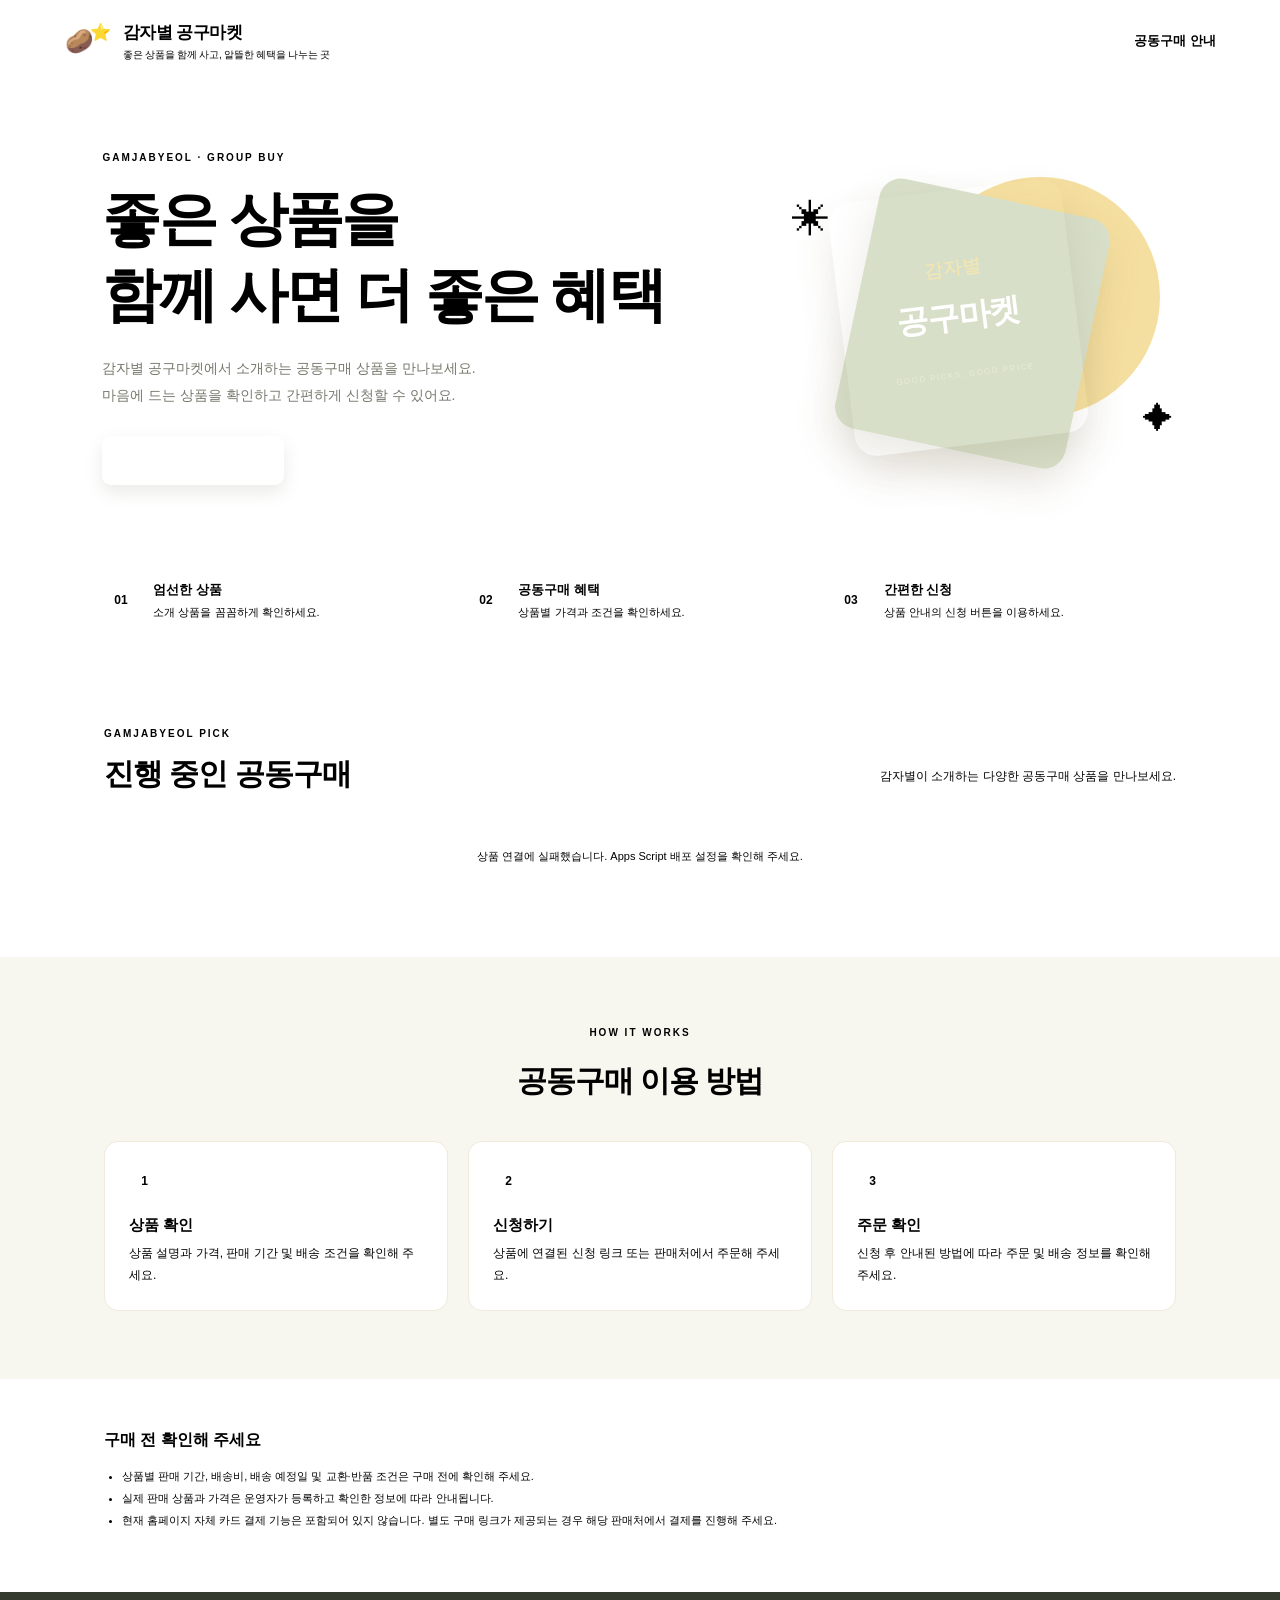
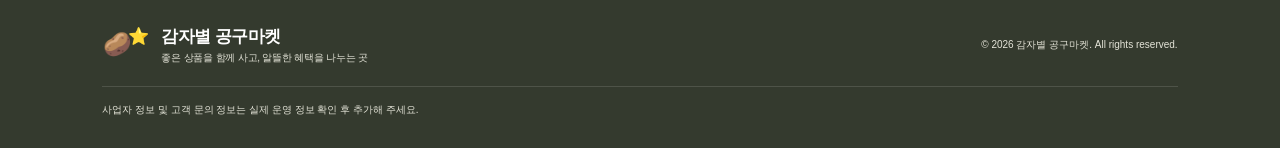
<file: index.html>
<!doctype html>
<html lang="ko">
<head>
  <meta charset="utf-8">
  <meta name="viewport" content="width=device-width, initial-scale=1">
  <meta name="theme-color" content="#fff9ed">
  <meta name="description" content="감자별 공구마켓 — 좋은 상품을 함께 사고, 알뜰한 혜택을 나누는 곳.">
  <title>감자별 공구마켓 | 공동구매</title>
  <link rel="stylesheet" href="style.css">
</head>
<body>
  <header class="site-header">
    <a class="brand" href="#" aria-label="감자별 공구마켓 홈">
      <span class="brand-mark brand-mascot" aria-hidden="true">
        <span>🥔</span><span>⭐</span>
      </span>
      <span>
        <strong>감자별 공구마켓</strong>
        <small>좋은 상품을 함께 사고, 알뜰한 혜택을 나누는 곳</small>
      </span>
    </a>
    <a class="header-link" href="#how-it-works">공동구매 안내</a>
  </header>

  <main>
    <section class="hero">
      <div class="hero-copy">
        <p class="eyebrow">GAMJABYEOL · GROUP BUY</p>
        <h1>좋은 상품을<br><span>함께 사면 더 좋은 혜택</span></h1>
        <p class="hero-description">
          감자별 공구마켓에서 소개하는 공동구매 상품을 만나보세요.<br>
          마음에 드는 상품을 확인하고 간편하게 신청할 수 있어요.
        </p>
        <a class="primary-button" href="#products">
          공동구매 상품 보기 <span aria-hidden="true">↓</span>
        </a>
      </div>

      <div class="hero-art" aria-label="감자별 공구마켓을 상징하는 그래픽" role="img">
        <div class="sun"></div>
        <div class="art-card card-back"></div>
        <div class="art-card card-front">
          <span>감자별</span>
          <strong>공구마켓</strong>
          <i>GOOD PICKS, GOOD PRICE</i>
        </div>
        <span class="spark spark-one">✳</span>
        <span class="spark spark-two">✦</span>
      </div>
    </section>

    <section class="trust-strip" aria-label="서비스 특징">
      <div>
        <span>01</span>
        <p>
          <strong>엄선한 상품</strong>
          <small>소개 상품을 꼼꼼하게 확인하세요.</small>
        </p>
      </div>
      <div>
        <span>02</span>
        <p>
          <strong>공동구매 혜택</strong>
          <small>상품별 가격과 조건을 확인하세요.</small>
        </p>
      </div>
      <div>
        <span>03</span>
        <p>
          <strong>간편한 신청</strong>
          <small>상품 안내의 신청 버튼을 이용하세요.</small>
        </p>
      </div>
    </section>

    <section class="products section-wrap" id="products">
      <div class="section-heading">
        <div>
          <p class="eyebrow">GAMJABYEOL PICK</p>
          <h2>진행 중인 공동구매</h2>
        </div>
        <p>감자별이 소개하는 다양한 공동구매 상품을 만나보세요.</p>
      </div>

      <div id="product-grid" class="product-grid" aria-live="polite">
        <article class="product-card">
          <div class="product-visual visual-one">
            <span class="product-label">공동구매</span>
            <span class="visual-icon">⭐</span>
          </div>
          <div class="product-info">
            <p class="product-category">GAMJABYEOL PICK</p>
            <h3>새로운 공동구매 상품을 준비 중이에요</h3>
            <p class="product-description">
              새로운 상품이 등록되면 이곳에서 확인할 수 있습니다.
            </p>
            <div class="price-row">
              <strong>상품 준비 중</strong>
            </div>
            <a class="secondary-button" href="#how-it-works">
              공동구매 안내 보기
            </a>
          </div>
        </article>
      </div>

      <p class="data-note" id="data-note">
        새로운 공동구매 상품이 등록되면 이곳에 소개됩니다.
      </p>
    </section>

    <section class="how-section" id="how-it-works">
      <div class="section-wrap how-inner">
        <p class="eyebrow">HOW IT WORKS</p>
        <h2>공동구매 이용 방법</h2>

        <div class="steps">
          <div>
            <span>1</span>
            <h3>상품 확인</h3>
            <p>상품 설명과 가격, 판매 기간 및 배송 조건을 확인해 주세요.</p>
          </div>
          <div>
            <span>2</span>
            <h3>신청하기</h3>
            <p>상품에 연결된 신청 링크 또는 판매처에서 주문해 주세요.</p>
          </div>
          <div>
            <span>3</span>
            <h3>주문 확인</h3>
            <p>신청 후 안내된 방법에 따라 주문 및 배송 정보를 확인해 주세요.</p>
          </div>
        </div>
      </div>
    </section>

    <section class="notice section-wrap">
      <h2>구매 전 확인해 주세요</h2>
      <ul>
        <li>상품별 판매 기간, 배송비, 배송 예정일 및 교환·반품 조건은 구매 전에 확인해 주세요.</li>
        <li>실제 판매 상품과 가격은 운영자가 등록하고 확인한 정보에 따라 안내됩니다.</li>
        <li>현재 홈페이지 자체 카드 결제 기능은 포함되어 있지 않습니다. 별도 구매 링크가 제공되는 경우 해당 판매처에서 결제를 진행해 주세요.</li>
      </ul>
    </section>
  </main>

  <footer class="site-footer">
    <div class="brand footer-brand">
      <span class="brand-mark brand-mascot" aria-hidden="true">
        <span>🥔</span><span>⭐</span>
      </span>
      <span>
        <strong>감자별 공구마켓</strong>
        <small>좋은 상품을 함께 사고, 알뜰한 혜택을 나누는 곳</small>
      </span>
    </div>
    <p>© <span id="year"></span> 감자별 공구마켓. All rights reserved.</p>
    <p class="footer-small">
      사업자 정보 및 고객 문의 정보는 실제 운영 정보 확인 후 추가해 주세요.
    </p>
  </footer>

  <script src="script.js"></script>
</body>
</html>
</file>
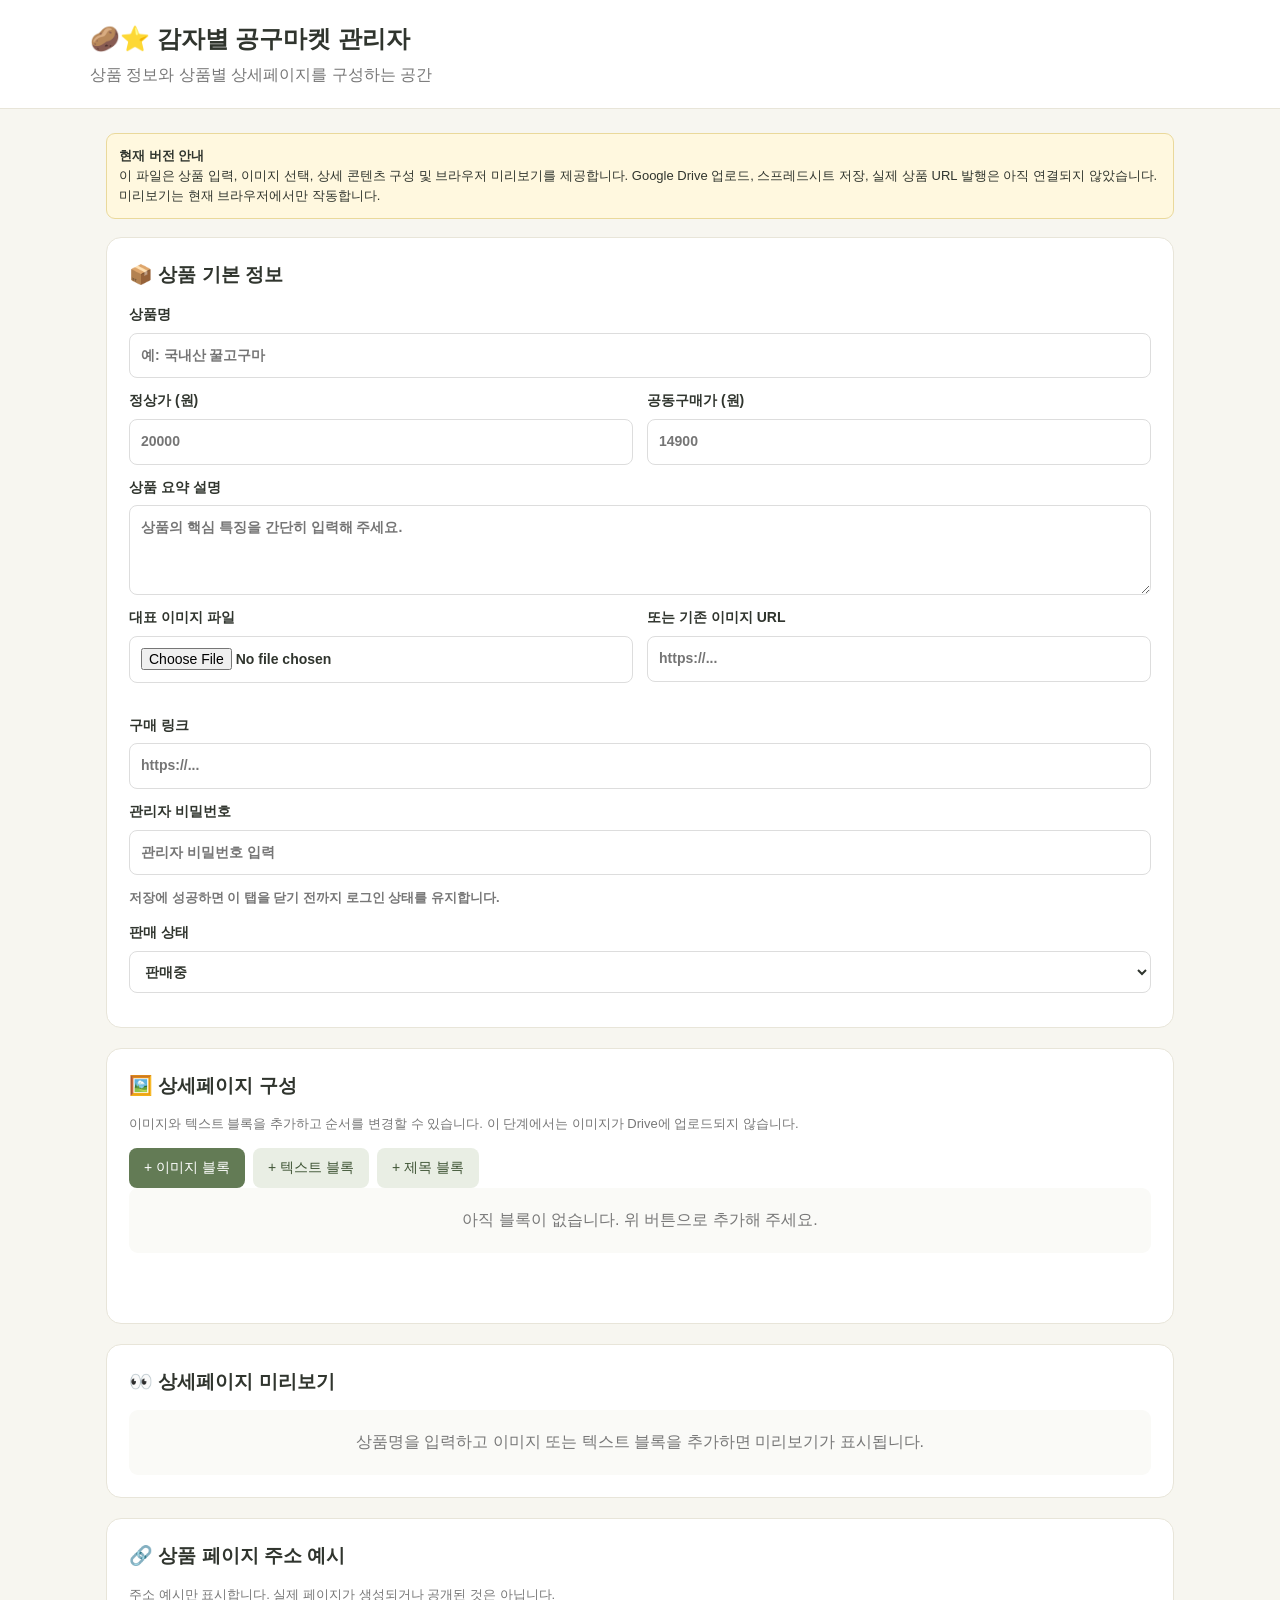
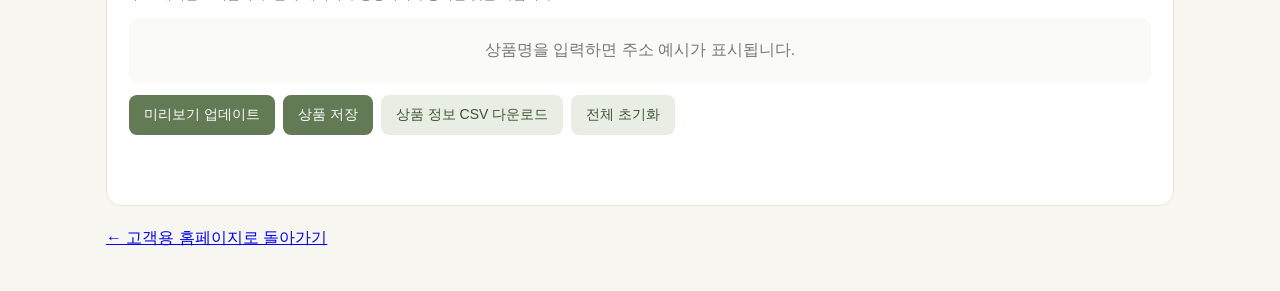
<file: admin.html>
<!DOCTYPE html>
<html lang="ko">
<head>
<meta charset="UTF-8">
<meta name="viewport" content="width=device-width, initial-scale=1">
<title>감자별 공구마켓 관리자</title>
<style>
:root{--green:#637b55;--dark:#3e5434;--bg:#f7f6f0;--border:#e8e5d9;--text:#30352e}
*{box-sizing:border-box}body{margin:0;font-family:Arial,"Noto Sans KR",sans-serif;background:var(--bg);color:var(--text);line-height:1.55}
header{background:#fff;padding:20px;border-bottom:1px solid var(--border)}.wrap,main{max-width:1100px;margin:auto}h1{margin:0;font-size:24px}header p{margin:6px 0 0;color:#777}main{padding:24px 16px}
.panel{background:#fff;padding:22px;margin-bottom:20px;border:1px solid var(--border);border-radius:15px}h2{margin:0 0 14px;font-size:19px}
.grid{display:grid;grid-template-columns:repeat(2,minmax(0,1fr));gap:14px}label{display:block;font-size:14px;font-weight:bold;margin-bottom:12px}
input,textarea,select{display:block;width:100%;margin-top:7px;padding:11px;border:1px solid #ddd;border-radius:8px;font:inherit;background:white;color:var(--text)}textarea{min-height:90px;resize:vertical}
button{background:var(--green);color:white;border:0;border-radius:8px;padding:11px 15px;cursor:pointer;font-size:14px}.secondary{background:#e9eee4;color:var(--dark)}.danger{background:#a7473e}
.hint{color:#777;font-size:13px;line-height:1.6}.notice{padding:12px;background:#fff8df;border:1px solid #ead99b;border-radius:9px;font-size:13px;margin-bottom:18px}
.row{display:flex;gap:8px;flex-wrap:wrap}.status{font-size:14px;min-height:20px}.error{color:#a12b24}.success{color:#2f6b38}
.thumbs{display:grid;grid-template-columns:repeat(auto-fill,minmax(125px,1fr));gap:10px;margin:10px 0}.thumb{border:1px solid var(--border);padding:7px;border-radius:9px;overflow:hidden}.thumb img{width:100%;height:120px;object-fit:contain;background:#fafaf7}.thumb p{font-size:12px;overflow-wrap:anywhere}
.block{border:1px solid var(--border);border-radius:10px;padding:14px;margin:12px 0}.block img{max-width:220px;width:100%;border-radius:8px}.preview{max-width:760px;margin:auto;border:1px solid var(--border);border-radius:10px;overflow:hidden}.preview h1{font-size:26px;padding:20px 18px 0}.meta{padding:0 18px 14px;color:#777}.price{padding:0 18px 14px;color:var(--dark);font-size:23px;font-weight:bold}.preview-content{padding:0 18px 20px}.preview-content img{display:block;width:100%;height:auto;margin:12px 0;border-radius:8px}.preview-content p{white-space:pre-wrap;overflow-wrap:anywhere}.empty{background:#fafaf7;color:#777;text-align:center;padding:20px;border-radius:9px}
@media(max-width:600px){.grid{grid-template-columns:1fr;gap:0}.panel{padding:16px}h1{font-size:21px}}
</style>
</head>
<body>
<header><div class="wrap"><h1>🥔⭐ 감자별 공구마켓 관리자</h1><p>상품 정보와 상품별 상세페이지를 구성하는 공간</p></div></header>
<main>
<div class="notice"><strong>현재 버전 안내</strong><br>이 파일은 상품 입력, 이미지 선택, 상세 콘텐츠 구성 및 브라우저 미리보기를 제공합니다. Google Drive 업로드, 스프레드시트 저장, 실제 상품 URL 발행은 아직 연결되지 않았습니다. 미리보기는 현재 브라우저에서만 작동합니다.</div>
<section class="panel">
<h2>📦 상품 기본 정보</h2>
<form id="productForm">
<label>상품명<input name="name" required placeholder="예: 국내산 꿀고구마"></label>
<div class="grid">
<label>정상가 (원)<input name="originalPrice" type="number" min="0" placeholder="20000"></label>
<label>공동구매가 (원)<input name="price" type="number" min="0" required placeholder="14900"></label>
</div>
<label>상품 요약 설명<textarea name="description" placeholder="상품의 핵심 특징을 간단히 입력해 주세요."></textarea></label>
<div class="grid">
<label>대표 이미지 파일<input id="imageFile" type="file" accept="image/jpeg,image/png,image/webp"></label>
<label>또는 기존 이미지 URL<input name="image" type="url" placeholder="https://..."></label>
</div>
<div id="mainImagePreview" class="thumbs"></div>
<label>구매 링크<input name="url" type="url" placeholder="https://..."></label>
<label>관리자 비밀번호
  <input type="password" id="adminPassword" required
         placeholder="관리자 비밀번호 입력">
</label>  
<label>판매 상태<select name="status"><option value="판매중">판매중</option><option value="판매예정">판매예정</option><option value="판매종료">판매종료</option></select></label>
</form>
</section>
<section class="panel">
<h2>🖼️ 상세페이지 구성</h2>
<p class="hint">이미지와 텍스트 블록을 추가하고 순서를 변경할 수 있습니다. 이 단계에서는 이미지가 Drive에 업로드되지 않습니다.</p>
<div class="row"><button type="button" id="addImage">+ 이미지 블록</button><button type="button" id="addText" class="secondary">+ 텍스트 블록</button><button type="button" id="addHeading" class="secondary">+ 제목 블록</button></div>
<div id="blocks"></div><p id="blockStatus" class="status"></p>
</section>
<section class="panel">
<h2>👀 상세페이지 미리보기</h2><div id="pagePreview" class="empty">상품명을 입력하고 이미지 또는 텍스트 블록을 추가하면 미리보기가 표시됩니다.</div>
</section>
<section class="panel">
<h2>🔗 상품 페이지 주소 예시</h2><p class="hint">주소 예시만 표시합니다. 실제 페이지가 생성되거나 공개된 것은 아닙니다.</p><div id="urlPreview" class="empty">상품명을 입력하면 주소 예시가 표시됩니다.</div>

<div class="row" style="margin-top:12px">
  <button type="button" id="updatePreview">미리보기 업데이트</button>
  <button type="button" id="saveProduct">상품 저장</button>
  <button type="button" id="exportCsv" class="secondary">상품 정보 CSV 다운로드</button>
  <button type="button" id="reset" class="secondary">전체 초기화</button>
</div>
<p id="status" class="status"></p>
</section>

<p><a href="./index.html">← 고객용 홈페이지로 돌아가기</a></p>
</main>
<script>
const form=document.getElementById('productForm');
const mainFile=document.getElementById('imageFile');
const mainPreview=document.getElementById('mainImagePreview');
const blocksEl=document.getElementById('blocks');
const pagePreview=document.getElementById('pagePreview');
const urlPreview=document.getElementById('urlPreview');
const statusEl=document.getElementById('status');
let blocks=[],nextId=1;
  
const passwordInput = document.getElementById('adminPassword');
const loginStatus = document.createElement('p');
loginStatus.className = 'hint';
loginStatus.textContent = '저장에 성공하면 이 탭을 닫기 전까지 로그인 상태를 유지합니다.';
passwordInput.parentElement.appendChild(loginStatus);

const savedSessionPassword = sessionStorage.getItem('damnuriAdminPassword');
if (savedSessionPassword) {
  passwordInput.value = savedSessionPassword;
  loginStatus.textContent = '로그인 유지 중';
}

function data(){const f=new FormData(form);return{name:(f.get('name')||'').trim(),original:Number(f.get('originalPrice')||0),price:Number(f.get('price')||0),description:(f.get('description')||'').trim(),image:(f.get('image')||'').trim(),url:(f.get('url')||'').trim(),status:f.get('status')||'판매중'}}
function thumb(src,label,parent){const box=document.createElement('div');box.className='thumb';const img=document.createElement('img');img.src=src;img.alt=label;const p=document.createElement('p');p.textContent=label;box.append(img,p);parent.append(box)}
function revoke(url){if(url&&url.startsWith('blob:'))URL.revokeObjectURL(url)}
mainFile.addEventListener('change',()=>{mainPreview.replaceChildren();if(mainFile.files[0])thumb(URL.createObjectURL(mainFile.files[0]),mainFile.files[0].name,mainPreview);update()});
form.elements.image.addEventListener('input',()=>{if(!mainFile.files.length){mainPreview.replaceChildren();if(data().image)thumb(data().image,'대표 이미지 URL',mainPreview)}update()});
function addBlock(type){blocks.push({id:nextId++,type,title:'',text:'',file:null,objectUrl:'',url:''});renderBlocks();update()}
function move(i,d){const j=i+d;if(j<0||j>=blocks.length)return;[blocks[i],blocks[j]]=[blocks[j],blocks[i]];renderBlocks();update()}
function renderBlocks(){blocksEl.replaceChildren();if(!blocks.length){const e=document.createElement('div');e.className='empty';e.textContent='아직 블록이 없습니다. 위 버튼으로 추가해 주세요.';blocksEl.append(e);return}
blocks.forEach((b,i)=>{const box=document.createElement('div');box.className='block';const h=document.createElement('h3');h.textContent=(i+1)+'. '+({image:'이미지 블록',text:'텍스트 블록',heading:'제목 블록'}[b.type]);box.append(h);
if(b.type==='image'){const label=document.createElement('label');label.textContent='이미지 파일 선택';const input=document.createElement('input');input.type='file';input.accept='image/jpeg,image/png,image/webp';input.addEventListener('change',()=>{const f=input.files[0];if(!f)return;if(!f.type.startsWith('image/')){alert('이미지 파일을 선택해 주세요.');return}revoke(b.objectUrl);b.file=f;b.objectUrl=URL.createObjectURL(f);b.url='';renderBlocks();update()});label.append(input);box.append(label);
const ul=document.createElement('label');ul.textContent='또는 이미지 URL';const ui=document.createElement('input');ui.type='url';ui.placeholder='https://...';ui.value=b.url;ui.addEventListener('input',()=>{b.url=ui.value;b.file=null;revoke(b.objectUrl);b.objectUrl='';update()});ul.append(ui);box.append(ul);const src=b.objectUrl||b.url;if(src){const img=document.createElement('img');img.src=src;img.alt='상세 이미지';box.append(img)}
}else{if(b.type==='heading'){const l=document.createElement('label');l.textContent='제목';const inp=document.createElement('input');inp.value=b.title;inp.placeholder='예: 상품의 특별한 장점';inp.addEventListener('input',()=>{b.title=inp.value;update()});l.append(inp);box.append(l)}
const l=document.createElement('label');l.textContent=b.type==='heading'?'보충 설명 (선택)':'본문';const ta=document.createElement('textarea');ta.value=b.text;ta.placeholder='상세 설명을 입력해 주세요.';ta.addEventListener('input',()=>{b.text=ta.value;update()});l.append(ta);box.append(l)}
const actions=document.createElement('div');actions.className='row';actions.style.marginTop='10px';[['↑ 위로',()=>move(i,-1),i===0],['↓ 아래로',()=>move(i,1),i===blocks.length-1],['블록 삭제',()=>{const [x]=blocks.splice(i,1);revoke(x.objectUrl);renderBlocks();update()},false]].forEach(([txt,fn,disabled],k)=>{const btn=document.createElement('button');btn.type='button';btn.textContent=txt;btn.disabled=disabled;if(k<2)btn.className='secondary';else btn.className='danger';btn.addEventListener('click',fn);actions.append(btn)});box.append(actions);blocksEl.append(box)})}
function update(){const d=data();pagePreview.replaceChildren();if(!d.name&&!d.description&&!d.image&&!mainFile.files.length&&!blocks.length){pagePreview.className='empty';pagePreview.textContent='상품명을 입력하고 이미지 또는 텍스트 블록을 추가하면 미리보기가 표시됩니다.';urlPreview.className='empty';urlPreview.textContent='상품명을 입력하면 주소 예시가 표시됩니다.';return}
pagePreview.className='preview';const h=document.createElement('h1');h.textContent=d.name||'상품명을 입력해 주세요';pagePreview.append(h);const meta=document.createElement('div');meta.className='meta';meta.textContent=d.description||d.status;pagePreview.append(meta);const price=document.createElement('div');price.className='price';price.textContent=d.price?d.price.toLocaleString('ko-KR')+'원':'공동구매가';pagePreview.append(price);const content=document.createElement('div');content.className='preview-content';
const src=mainFile.files[0]?URL.createObjectURL(mainFile.files[0]):d.image;if(src){const img=document.createElement('img');img.src=src;img.alt=d.name||'대표 이미지';content.append(img)}
if(d.description){const p=document.createElement('p');p.textContent=d.description;content.append(p)}
blocks.forEach(b=>{if(b.type==='image'){const s=b.objectUrl||b.url;if(s){const img=document.createElement('img');img.src=s;img.alt='상세 이미지';content.append(img)}}else{if(b.type==='heading'&&b.title){const h=document.createElement('h2');h.textContent=b.title;content.append(h)}if(b.text){const p=document.createElement('p');p.textContent=b.text;content.append(p)}}});pagePreview.append(content);
const slug=encodeURIComponent((d.name||'상품명').replace(/\s+/g,'-'));urlPreview.className='empty';urlPreview.textContent=location.origin+location.pathname.replace(/admin\.html$/,'product.html')+'?name='+slug}
document.getElementById('addImage').addEventListener('click',()=>addBlock('image'));
document.getElementById('addText').addEventListener('click',()=>addBlock('text'));
document.getElementById('addHeading').addEventListener('click',()=>addBlock('heading'));
document.getElementById('updatePreview').addEventListener('click',()=>{update();statusEl.className='status success';statusEl.textContent='미리보기를 업데이트했습니다. 아직 저장 또는 공개 발행된 것은 아닙니다.'});
document.getElementById('exportCsv').addEventListener('click',()=>{
  const d=data();
  if(!d.name){statusEl.className='status error';statusEl.textContent='상품명을 먼저 입력해 주세요.';return;}
  if(!d.price || d.price<0){statusEl.className='status error';statusEl.textContent='공동구매가를 입력해 주세요.';return;}
  if(mainFile.files.length || blocks.some(b=>b.file)){
    statusEl.className='status error';
    statusEl.textContent='선택한 이미지 파일은 아직 Drive에 업로드되지 않았어요. 이미지를 Drive에 직접 올리고 공유 가능한 이미지 URL을 입력한 뒤 CSV를 다운로드해 주세요.';
    return;
  }
  const productId='P'+Date.now().toString().slice(-8);
  const headers=['상품ID','상품명','상품설명','정상가','공동구매가','이미지URL','구매URL','판매상태'];
  const row=[productId,d.name,d.description,d.original,d.price,d.image,d.url,d.status];
  const csvCell=v=>'"'+String(v??'').replace(/"/g,'""')+'"';
  const csv='\uFEFF'+headers.map(csvCell).join(',')+'\r\n'+row.map(csvCell).join(',')+'\r\n';
  const blob=new Blob([csv],{type:'text/csv;charset=utf-8;'});
  const link=document.createElement('a');link.href=URL.createObjectURL(blob);link.download=productId+'-상품정보.csv';document.body.append(link);link.click();link.remove();setTimeout(()=>URL.revokeObjectURL(link.href),1000);
  statusEl.className='status success';statusEl.textContent='CSV 파일을 다운로드했어요. 이 파일은 구글 시트에 가져올 수 있지만, 아직 자동 저장이나 상품 페이지 발행은 되지 않습니다.';
});
document.getElementById('reset').addEventListener('click',()=>{if(!confirm('입력한 내용을 모두 초기화할까요?'))return;blocks.forEach(b=>revoke(b.objectUrl));blocks=[];form.reset();mainPreview.replaceChildren();renderBlocks();update();statusEl.textContent=''});
form.addEventListener('input',update);form.addEventListener('change',update);
form.addEventListener('submit',e=>{e.preventDefault();statusEl.className='status error';statusEl.textContent='현재 버전은 미리보기만 지원합니다. Drive 업로드 및 스프레드시트 저장 연결 후 실제 등록할 수 있습니다.';update()});
renderBlocks();update();
  
document.getElementById('saveProduct').addEventListener('click', async () => {
  const d = data();
  const password = document.getElementById('adminPassword').value.trim();

  if (!d.name) {
    statusEl.className = 'status error';
    statusEl.textContent = '상품명을 입력해 주세요.';
    return;
  }

  if (!d.price || d.price <= 0) {
    statusEl.className = 'status error';
    statusEl.textContent = '공동구매가를 입력해 주세요.';
    return;
  }

  if (!password) {
    statusEl.className = 'status error';
    statusEl.textContent = '관리자 비밀번호를 입력해 주세요.';
    return;
  }

  if (mainFile.files.length || blocks.some(b => b.file)) {
    statusEl.className = 'status error';
    statusEl.textContent = '파일 업로드 기능은 아직 연결되지 않았습니다. 이미지 URL을 입력해 주세요.';
    return;
  }

  statusEl.className = 'status';
  statusEl.textContent = '저장 요청을 준비하고 있습니다.';

  const product = {
    name: d.name,
    description: d.description,
    originalPrice: d.original,
    price: d.price,
    image: d.image,
    url: d.url,
    status: d.status
  };

  const apiUrl = 'https://script.google.com/macros/s/AKfycbyOz8xhcVUsQWtKUiQp06HjL3y_23JbMaGTHlabXOGf7AV4qtLkSaCTjKxs33bVX3epqg/exec';

  try {
    const response = await fetch(apiUrl, {
      method: 'POST',
      headers: { 'Content-Type': 'text/plain;charset=utf-8' },
      body: JSON.stringify({ password, product })
    });

    const result = await response.json();

    if (!result.success) {
      throw new Error(result.message || '상품 저장에 실패했습니다.');
    }

    statusEl.className = 'status success';
    statusEl.textContent = result.message || '상품이 저장되었습니다.';
    sessionStorage.setItem('damnuriAdminPassword', password);
loginStatus.textContent = '로그인 유지 중';
  } catch (error) {
    statusEl.className = 'status error';
    statusEl.textContent = '저장 실패: ' + error.message;
  }
});

</script>
</body>
</html>
</file>
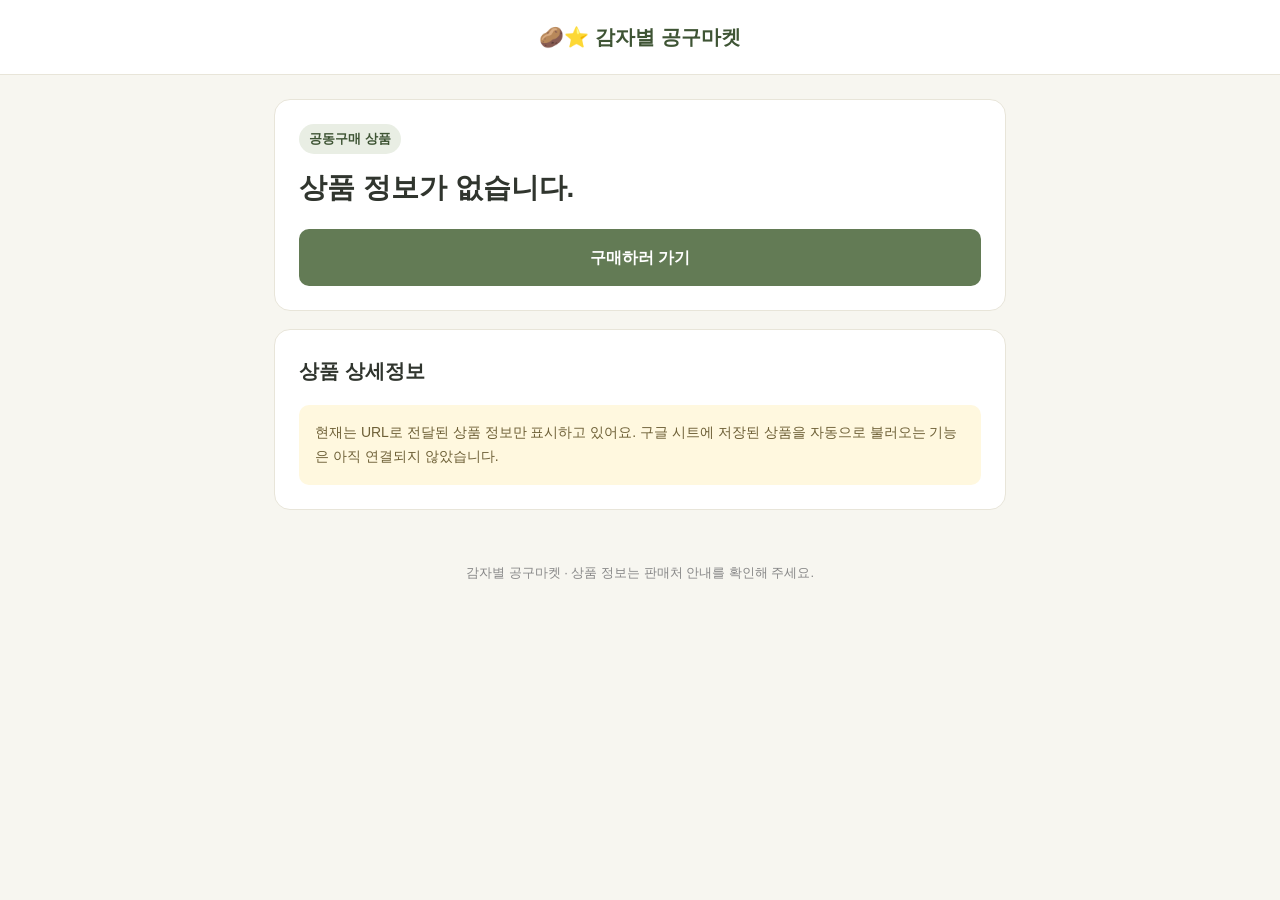
<file: product.html>
<!DOCTYPE html>
<html lang="ko">
<head>
  <meta charset="UTF-8">
  <meta name="viewport" content="width=device-width, initial-scale=1">
  <meta name="description" content="감자별 공구마켓 공동구매 상품 상세페이지">
  <title>상품 상세페이지 | 감자별 공구마켓</title>

  <style>
    * {
      box-sizing: border-box;
    }

    body {
      margin: 0;
      background: #f7f6f0;
      color: #30352e;
      font-family: Arial, "Noto Sans KR", sans-serif;
      line-height: 1.7;
    }

    header {
      padding: 20px 16px;
      background: #fff;
      border-bottom: 1px solid #e8e5d9;
      text-align: center;
    }

    header a {
      color: #3e5434;
      text-decoration: none;
      font-weight: bold;
      font-size: 20px;
    }

    main {
      max-width: 760px;
      margin: 24px auto;
      padding: 0 14px;
    }

    .product {
      overflow: hidden;
      background: #fff;
      border: 1px solid #e8e5d9;
      border-radius: 16px;
    }

    .hero-image {
      display: none;
      width: 100%;
      height: auto;
      object-fit: contain;
      background: #fff;
    }

    .info {
      padding: 24px;
    }

    .label {
      display: inline-block;
      padding: 4px 10px;
      border-radius: 20px;
      background: #e9eee4;
      color: #3e5434;
      font-size: 13px;
      font-weight: bold;
    }

    h1 {
      margin: 14px 0 8px;
      font-size: 28px;
      line-height: 1.4;
      overflow-wrap: anywhere;
    }

    .description {
      white-space: pre-wrap;
      overflow-wrap: anywhere;
      color: #666;
    }

    .original-price {
      margin-top: 22px;
      color: #888;
      text-decoration: line-through;
    }

    .price {
      margin: 0;
      color: #3e5434;
      font-size: 30px;
      font-weight: bold;
    }

    .buy-button {
      display: block;
      margin-top: 22px;
      padding: 15px;
      border-radius: 10px;
      background: #637b55;
      color: #fff;
      text-align: center;
      text-decoration: none;
      font-weight: bold;
    }

    .details {
      margin-top: 18px;
      padding: 24px;
      background: #fff;
      border: 1px solid #e8e5d9;
      border-radius: 16px;
    }

    .details h2 {
      margin-top: 0;
      font-size: 20px;
    }

    .details p {
      white-space: pre-wrap;
      overflow-wrap: anywhere;
    }

    .detail-image {
      display: block;
      width: 100%;
      height: auto;
      margin: 16px 0;
      border-radius: 8px;
    }

    .notice {
      padding: 16px;
      border-radius: 10px;
      background: #fff8df;
      color: #6e6037;
      font-size: 14px;
    }

    footer {
      padding: 28px 12px;
      color: #888;
      text-align: center;
      font-size: 13px;
    }

    @media (max-width: 600px) {
      h1 {
        font-size: 23px;
      }

      .info,
      .details {
        padding: 18px;
      }

      .price {
        font-size: 26px;
      }
    }
  </style>
</head>

<body>
  <header>
    <a href="./index.html">🥔⭐ 감자별 공구마켓</a>
  </header>

  <main>
    <article class="product">
      <img id="heroImage" class="hero-image" alt="상품 대표 이미지">

      <div class="info">
        <span class="label">공동구매 상품</span>

        <h1 id="productName">상품 정보를 불러오는 중...</h1>

        <div id="description" class="description"></div>

        <div id="originalPrice" class="original-price"></div>
        <p id="price" class="price"></p>

        <a id="buyButton" class="buy-button" href="#" hidden>
          구매하러 가기
        </a>
      </div>
    </article>

    <section class="details">
      <h2>상품 상세정보</h2>
      <div id="detailContent"></div>

      <div id="missingNotice" class="notice" hidden>
        현재는 URL로 전달된 상품 정보만 표시하고 있어요.
        구글 시트에 저장된 상품을 자동으로 불러오는 기능은
        아직 연결되지 않았습니다.
      </div>
    </section>
  </main>

  <footer>
    감자별 공구마켓 · 상품 정보는 판매처 안내를 확인해 주세요.
  </footer>

  <script>
    const params = new URLSearchParams(location.search);

    const name = params.get("name") || "";
    const description = params.get("description") || "";
    const image = params.get("image") || "";
    const purchaseUrl = params.get("url") || "";
    const priceValue = params.get("price") || "";
    const originalValue = params.get("originalPrice") || "";

    function formatPrice(value) {
      if (value === "" || !Number.isFinite(Number(value))) {
        return "";
      }

      return Number(value).toLocaleString("ko-KR") + "원";
    }

    document.getElementById("productName").textContent =
      name || "상품 정보가 없습니다.";

    document.getElementById("description").textContent =
      description;

    document.getElementById("price").textContent =
      formatPrice(priceValue);

    document.getElementById("originalPrice").textContent =
      formatPrice(originalValue);

    const heroImage = document.getElementById("heroImage");

    if (image) {
      try {
        const parsedImage = new URL(image);

        if (parsedImage.protocol === "https:" ||
            parsedImage.protocol === "http:") {
          heroImage.src = parsedImage.href;
          heroImage.style.display = "block";

          heroImage.addEventListener("error", () => {
            heroImage.style.display = "none";
          });
        }
      } catch (error) {
        // 올바르지 않은 이미지 주소는 표시하지 않습니다.
      }
    }

    const buyButton = document.getElementById("buyButton");

    if (purchaseUrl) {
      try {
        const parsedUrl = new URL(purchaseUrl);

        if (parsedUrl.protocol === "https:" ||
            parsedUrl.protocol === "http:") {
          buyButton.href = parsedUrl.href;
          buyButton.hidden = false;
          buyButton.target = "_blank";
          buyButton.rel = "noopener noreferrer";
        }
      } catch (error) {
        // 올바르지 않은 구매 주소는 표시하지 않습니다.
      }
    }

    const detailContent = document.getElementById("detailContent");

    if (description) {
      const paragraph = document.createElement("p");
      paragraph.textContent = description;
      detailContent.appendChild(paragraph);
    }

    if (!name) {
      document.getElementById("missingNotice").hidden = false;
    } else if (!description && !image && !priceValue) {
      document.getElementById("missingNotice").hidden = false;
    }
  </script>
</body>
</html>
</file>
<file: style.css>
```css
@import url('https://fonts.googleapis.com/css2?family=Noto+Sans+KR:wght@400;500;600;700;800&display=swap');

:root {
  --ink: #302f28;
  --muted: #77766b;
  --green: #647b50;
  --green-dark: #465d37;
  --cream: #fff9ed;
  --line: #eee5d5;
  --white: #fff;
  --orange: #e9bd53;
  --yellow: #fff0bf;
  --soft-green: #edf1e5;
}

* {
  box-sizing: border-box;
}

html {
  scroll-behavior: smooth;
}

body {
  margin: 0;
  background: #fff;
  color: var(--ink);
  font-family: 'Noto Sans KR', sans-serif;
  line-height: 1.6;
}

a {
  color: inherit;
  text-decoration: none;
}

.site-header {
  min-height: 82px;
  display: flex;
  align-items: center;
  justify-content: space-between;
  gap: 16px;
  padding: 12px max(5vw, 22px);
  border-bottom: 1px solid var(--line);
  background: rgba(255, 255, 255, .96);
}

.brand {
  display: flex;
  align-items: center;
  gap: 11px;
  min-width: 0;
}

.brand-mark {
  width: 48px;
  height: 46px;
  display: flex;
  align-items: center;
  justify-content: center;
  flex-shrink: 0;
  background: var(--yellow);
  border-radius: 16px;
  font-size: 21px;
  font-weight: 800;
}

.brand-mascot span:first-child {
  font-size: 23px;
  transform: translateX(2px);
}

.brand-mascot span:last-child {
  font-size: 17px;
  transform: translate(-2px, -8px);
}

.brand strong {
  display: block;
  font-size: 17px;
  letter-spacing: -.6px;
}

.brand small {
  display: block;
  font-size: 10px;
  color: var(--muted);
  letter-spacing: -.2px;
}

.header-link {
  flex-shrink: 0;
  font-size: 13px;
  font-weight: 700;
  color: var(--green);
}

.header-link:hover {
  color: var(--green-dark);
}

.hero {
  min-height: 470px;
  padding: 68px max(8vw, 24px);
  display: grid;
  grid-template-columns: 1.15fr .85fr;
  align-items: center;
  gap: 45px;
  background: var(--cream);
  overflow: hidden;
}

.eyebrow {
  font-size: 10px;
  letter-spacing: 2px;
  font-weight: 800;
  color: var(--green);
  margin: 0 0 16px;
}

h1 {
  font-size: clamp(36px, 5vw, 59px);
  line-height: 1.28;
  letter-spacing: -2.7px;
  margin: 0;
  font-weight: 800;
}

h1 span {
  color: var(--green);
}

.hero-description {
  font-size: 14px;
  color: #77776c;
  line-height: 1.9;
  margin: 22px 0 28px;
}

.primary-button {
  display: inline-flex;
  align-items: center;
  gap: 24px;
  padding: 14px 20px;
  border-radius: 9px;
  background: var(--green);
  color: #fff;
  font-size: 13px;
  font-weight: 700;
  box-shadow: 0 7px 18px #465d371f;
  transition: background .2s, transform .2s;
}

.primary-button:hover {
  background: var(--green-dark);
  transform: translateY(-2px);
}

.hero-art {
  height: 300px;
  position: relative;
  display: grid;
  place-items: center;
}

.sun {
  position: absolute;
  width: 240px;
  height: 240px;
  background: #f5dfa0;
  border-radius: 50%;
  right: 4%;
  top: 3%;
}

.art-card {
  position: absolute;
  width: 235px;
  height: 255px;
  border-radius: 22px;
  box-shadow: 0 20px 40px #66553320;
}

.card-back {
  background: #d8dfc9;
  transform: rotate(12deg) translate(15px, 3px);
}

.card-front {
  background: var(--green);
  color: #fff;
  transform: rotate(-7deg);
  display: flex;
  flex-direction: column;
  justify-content: center;
  align-items: center;
  gap: 7px;
}

.card-front span {
  font-size: 19px;
  color: #f8e7ad;
}

.card-front strong {
  font-size: 32px;
  letter-spacing: -1px;
}

.card-front i {
  font-size: 8px;
  letter-spacing: 1.5px;
  color: #e6ecd9;
  font-style: normal;
  margin-top: 20px;
}

.spark {
  position: absolute;
  color: var(--orange);
  font-size: 38px;
}

.spark-one {
  top: 22px;
  left: 12%;
}

.spark-two {
  right: 1%;
  bottom: 25px;
  font-size: 30px;
}

.trust-strip {
  display: grid;
  grid-template-columns: repeat(3, 1fr);
  gap: 20px;
  padding: 27px max(8vw, 24px);
  border-bottom: 1px solid var(--line);
}

.trust-strip > div {
  display: flex;
  align-items: center;
  gap: 14px;
}

.trust-strip > div > span {
  font-size: 12px;
  font-weight: 800;
  color: var(--green);
  background: var(--soft-green);
  border-radius: 50%;
  width: 37px;
  height: 37px;
  display: grid;
  place-items: center;
  flex-shrink: 0;
}

.trust-strip p {
  margin: 0;
}

.trust-strip strong,
.trust-strip small {
  display: block;
}

.trust-strip strong {
  font-size: 13px;
}

.trust-strip small {
  font-size: 11px;
  color: var(--muted);
  margin-top: 3px;
}

.section-wrap {
  max-width: 1120px;
  margin: 0 auto;
  padding-left: 24px;
  padding-right: 24px;
}

.products {
  padding-top: 78px;
  padding-bottom: 80px;
}

.section-heading {
  display: flex;
  justify-content: space-between;
  align-items: end;
  gap: 20px;
  margin-bottom: 28px;
}

.section-heading h2,
.how-inner h2 {
  font-size: 30px;
  letter-spacing: -1px;
  margin: 0;
}

.section-heading .eyebrow {
  margin-bottom: 8px;
}

.section-heading > p {
  font-size: 12px;
  color: var(--muted);
}

.product-grid {
  display: grid;
  grid-template-columns: repeat(3, minmax(0, 1fr));
  gap: 22px;
}

.product-card {
  border: 1px solid var(--line);
  border-radius: 16px;
  overflow: hidden;
  background: #fff;
  transition: transform .2s, box-shadow .2s;
}

.product-card:hover {
  transform: translateY(-3px);
  box-shadow: 0 12px 30px #6c58300d;
}

.product-visual {
  height: 210px;
  position: relative;
  display: grid;
  place-items: center;
  overflow: hidden;
}

.visual-one {
  background: #f5edcf;
}

.visual-two {
  background: #f5e4d6;
}

.visual-three {
  background: #e6ecdf;
}

.product-label {
  position: absolute;
  left: 14px;
  top: 14px;
  background: #fff;
  color: var(--green-dark);
  padding: 5px 9px;
  border-radius: 6px;
  font-size: 10px;
  font-weight: 700;
}

.visual-icon {
  font-size: 76px;
  color: var(--green);
  opacity: .85;
}

.product-info {
  padding: 20px;
}

.product-category {
  font-size: 9px;
  letter-spacing: 1.5px;
  color: var(--green);
  font-weight: 800;
  margin: 0 0 7px;
}

.product-info h3 {
  font-size: 17px;
  margin: 0 0 8px;
  letter-spacing: -.5px;
}

.product-description {
  font-size: 12px;
  color: var(--muted);
  min-height: 38px;
  margin: 0 0 18px;
}

.price-row {
  border-top: 1px solid var(--line);
  padding-top: 14px;
  margin-bottom: 15px;
}

.price-row strong {
  font-size: 17px;
}

.price-row del {
  font-size: 11px;
  color: #999;
  margin-right: 7px;
}

.price-row .discount {
  font-size: 11px;
  color: #c15e3c;
  font-weight: 800;
  margin-right: 6px;
}

.secondary-button {
  display: block;
  text-align: center;
  border: 1px solid #d5ddc9;
  border-radius: 8px;
  padding: 10px;
  font-size: 12px;
  font-weight: 700;
  color: var(--green-dark);
  transition: background .2s;
}

.secondary-button:hover {
  background: var(--cream);
}

.data-note {
  text-align: center;
  color: var(--muted);
  font-size: 11px;
  margin-top: 22px;
}

.how-section {
  background: #f8f7ef;
  padding: 68px 0;
}

.how-inner > .eyebrow {
  text-align: center;
}

.how-inner h2 {
  text-align: center;
  margin-bottom: 36px;
}

.steps {
  display: grid;
  grid-template-columns: repeat(3, 1fr);
  gap: 20px;
}

.steps > div {
  background: #fff;
  border: 1px solid #f0eadc;
  border-radius: 14px;
  padding: 24px;
}

.steps span {
  display: grid;
  place-items: center;
  width: 31px;
  height: 31px;
  background: var(--yellow);
  color: var(--green-dark);
  border-radius: 50%;
  font-weight: 800;
  font-size: 12px;
}

.steps h3 {
  font-size: 15px;
  margin: 16px 0 6px;
}

.steps p {
  font-size: 12px;
  color: var(--muted);
  margin: 0;
  line-height: 1.8;
}

.notice {
  padding-top: 48px;
  padding-bottom: 50px;
}

.notice h2 {
  font-size: 16px;
  margin: 0 0 12px;
}

.notice ul {
  padding-left: 18px;
  color: var(--muted);
  font-size: 11px;
  line-height: 2;
}

.site-footer {
  background: #343a2e;
  color: #fff;
  padding: 30px max(8vw, 24px);
  display: flex;
  align-items: center;
  justify-content: space-between;
  gap: 18px;
  flex-wrap: wrap;
}

.footer-brand .brand-mark {
  background: var(--yellow);
}

.footer-brand small {
  color: #e4e4d8;
}

.site-footer > p {
  font-size: 10px;
  color: #e4e4d8;
}

.site-footer .footer-small {
  width: 100%;
  margin: 0;
  padding-top: 15px;
  border-top: 1px solid #ffffff20;
}

@media (max-width: 760px) {
  .site-header {
    min-height: 68px;
    padding-left: 18px;
    padding-right: 18px;
  }

  .brand {
    gap: 8px;
  }

  .brand-mark {
    width: 42px;
    height: 42px;
  }

  .brand strong {
    font-size: 14px;
  }

  .brand small {
    font-size: 9px;
  }

  .header-link {
    font-size: 11px;
  }

  .hero {
    padding-top: 48px;
    padding-bottom: 38px;
    grid-template-columns: 1fr;
    gap: 12px;
  }

  .hero-art {
    height: 245px;
  }

  .sun {
    width: 200px;
    height: 200px;
    right: 16%;
  }

  .art-card {
    width: 180px;
    height: 205px;
  }

  .card-front strong {
    font-size: 27px;
  }

  .trust-strip {
    grid-template-columns: 1fr;
    gap: 15px;
    padding-top: 22px;
    padding-bottom: 22px;
  }

  .section-heading {
    display: block;
  }

  .section-heading > p {
    margin-top: 10px;
  }

  .products {
    padding-top: 55px;
    padding-bottom: 55px;
  }

  .product-grid {
    grid-template-columns: 1fr;
    gap: 15px;
  }

  .product-visual {
    height: 190px;
  }

  .steps {
    grid-template-columns: 1fr;
  }

  .how-section {
    padding: 50px 0;
  }

  .how-inner h2,
  .section-heading h2 {
    font-size: 25px;
  }

  .site-footer {
    display: block;
  }

  .site-footer > p {
    margin-top: 18px;
  }
}
```
</file>
